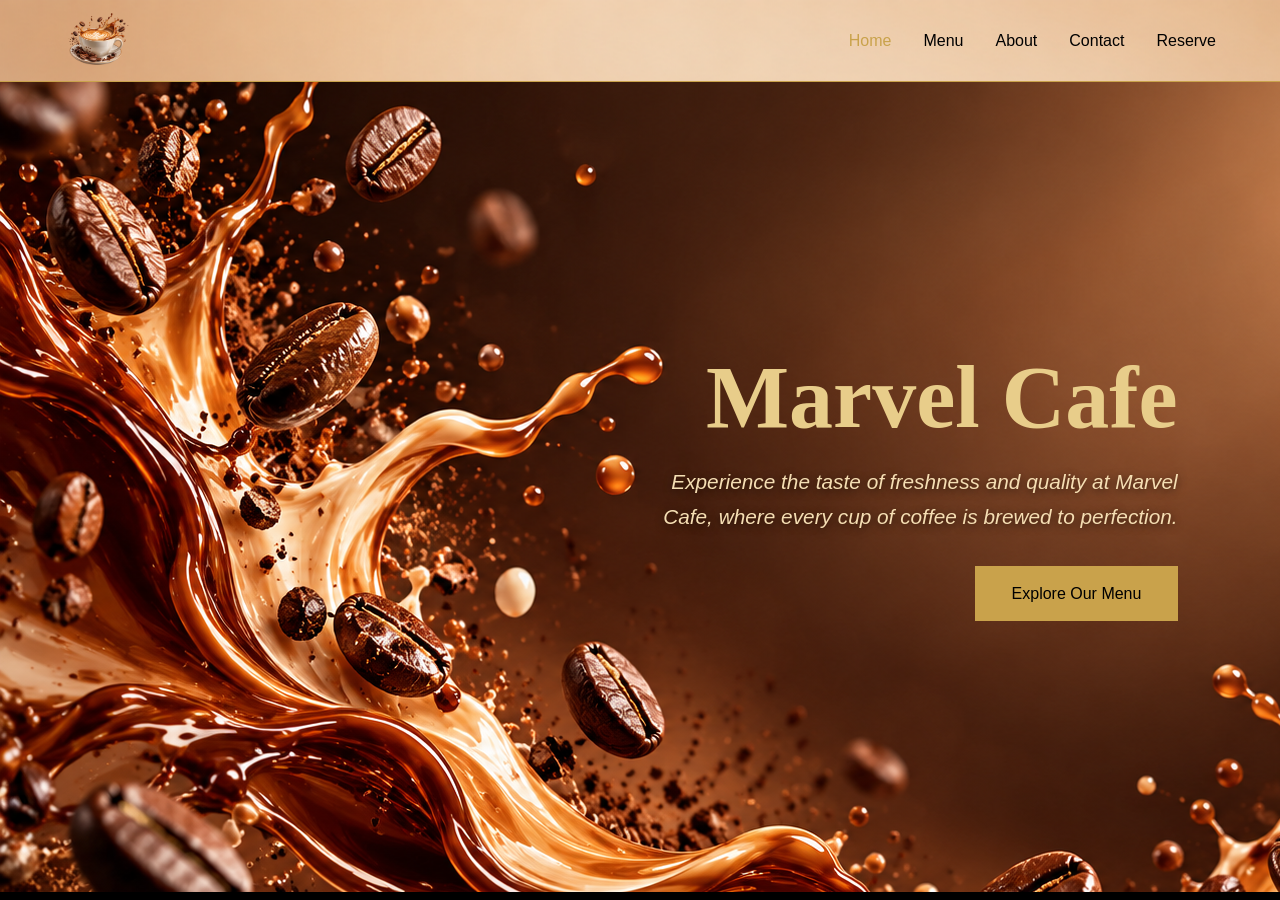
<file: index.html>
<!DOCTYPE html>
<html lang="en">
<head>
    <meta charset="UTF-8">
    <meta name="viewport" content="width=device-width, initial-scale=1.0">
    <title>Marvel Cafe</title>
    <link rel="stylesheet" href="style.css">
</head>
<body>
    <header class ="nav"  style="background-image: url('hedder.png');">
        <a href="index.html"><img src="cofee logo.png" alt="cafe Logo" class="logo" style="height: 55px; display: block;"></a>
        
        <nav ><ul>
            <a href="index.html"><li>Home</li></a>
            <a href="menu.html"><li>Menu</li></a>   
            <a href="about.html"><li>About</li></a>
            <a href="contact.html"><li>Contact</li></a> 
            <a href="reserve.html"><li>Reserve</li></a>
        </ul></nav>
    </header>

        <section class="hero" id="home" style="background-image: url('Background.png'); "  >
            <h1>Marvel Cafe</h1>
            <p class="para">Experience the taste of freshness and quality at Marvel Cafe, where every cup of coffee is brewed to perfection.</p>
            <a href="Menu.html" class="btn">Explore Our Menu</a>
        </section>

        <script src="script.js"></script>
    
</body>
</file>
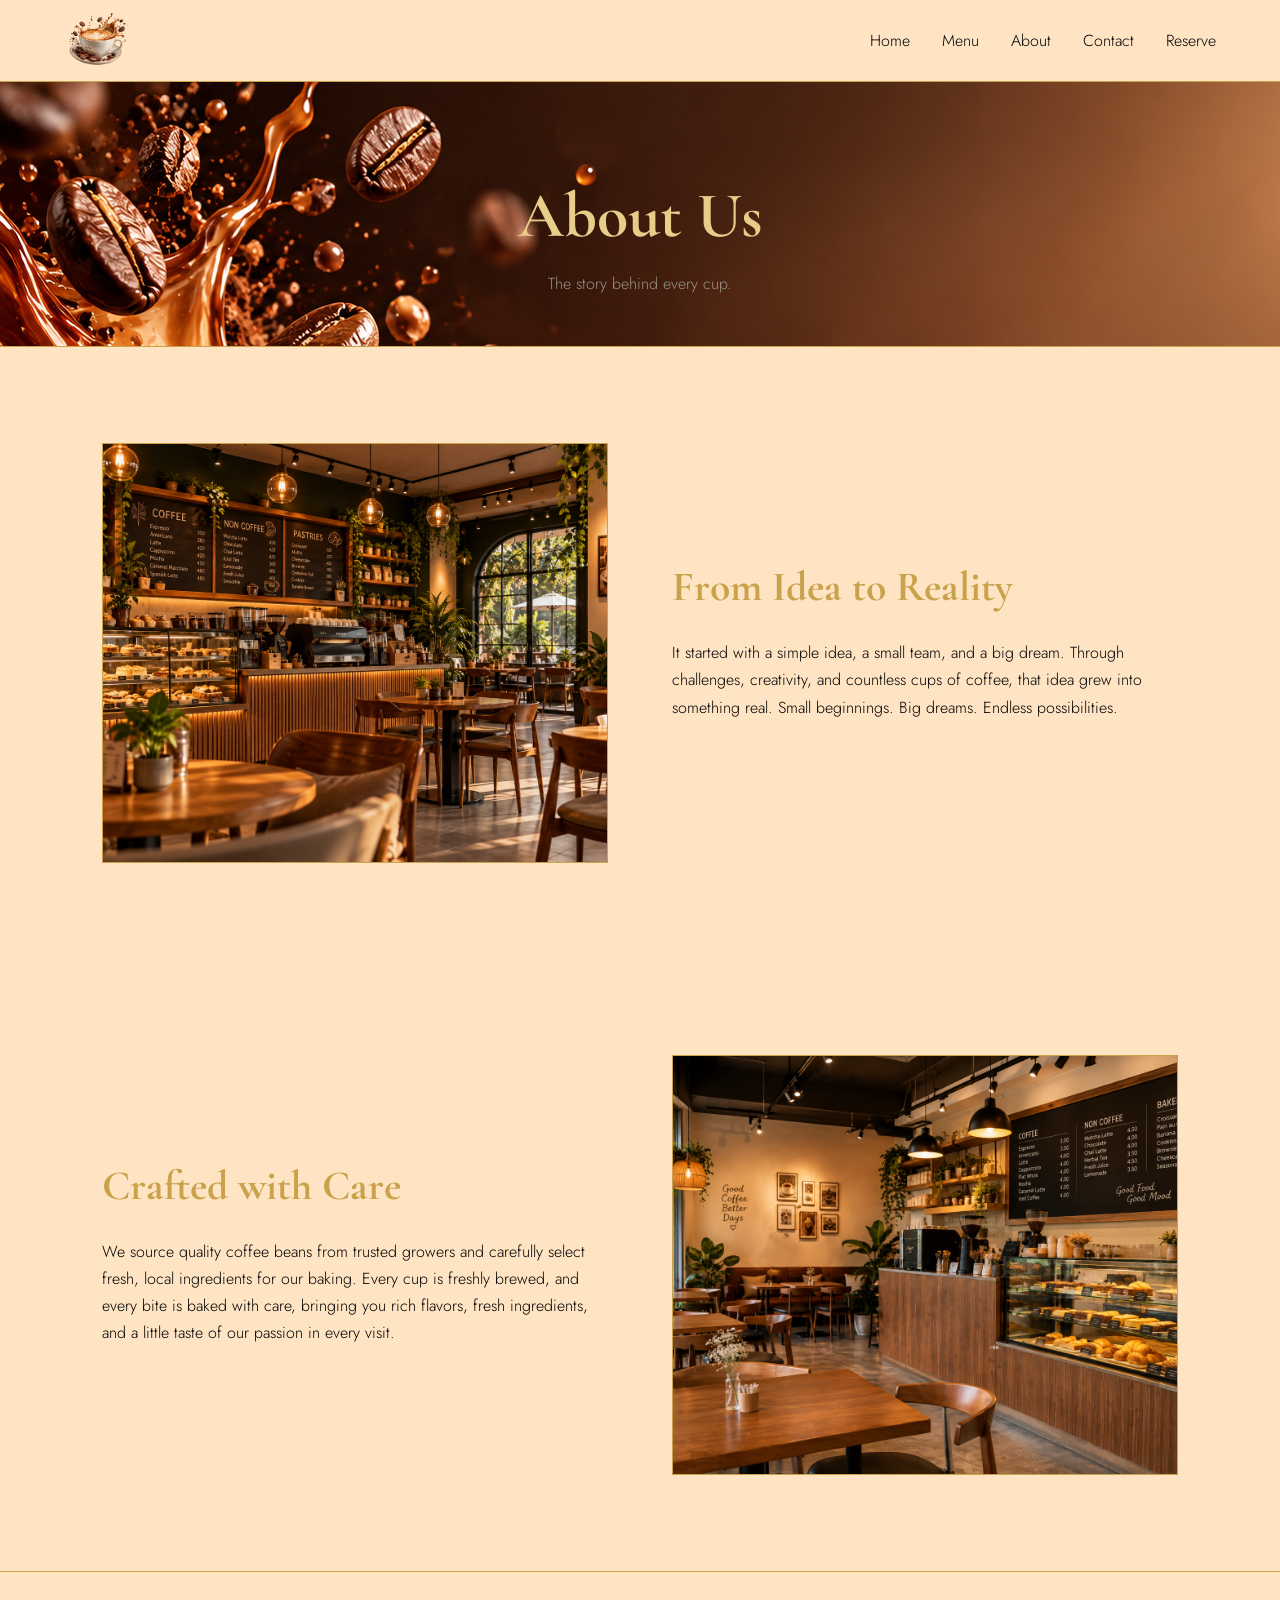
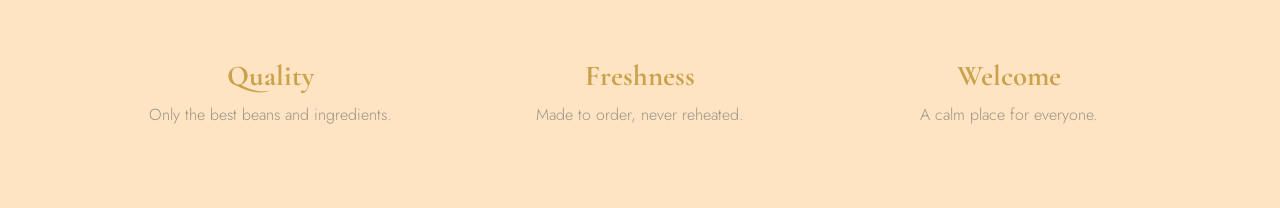
<file: about.html>
<!DOCTYPE html>
<html lang="en">
<head>
  <meta charset="UTF-8">
  <meta name="viewport" content="width=device-width, initial-scale=1.0">
  <title>About Us</title>
  <link href="https://fonts.googleapis.com/css2?family=Cormorant+Garamond:wght@500;700&family=Jost:wght@300;400;500&display=swap" rel="stylesheet">
  <link rel="stylesheet" href="style.css">
</head>
<body>

  <header class="nav">
    <a href="index.html"><img src="cofee logo.png" alt="Cafe logo" ></a>
    <nav>
      <ul>
        <li><a href="index.html">Home</a></li>
        <li><a href="menu.html">Menu</a></li>
        <li><a href="about.html">About</a></li>
        <li><a href="contact.html">Contact</a></li>
        <li><a href="reserve.html">Reserve</a></li>
      </ul>
    </nav>
  </header>

  <section class="page-title" style="background-image: url('Background.png');">
    <h1>About Us</h1>
    <p>The story behind every cup.</p>
  </section>

  <!-- Picture on the left, text on the right -->
  <section class="feature" style="background-color: bisque; font-color: black;">
    <img src="cafe 1.png" alt="Our cafe">
    <div class="feature-text">
      <h2>From Idea to Reality</h2>
      <p style="color: black;">It started with a simple idea, a small team, and a big dream. Through challenges, creativity, and countless cups of coffee, that idea grew into something real. Small beginnings. Big dreams. Endless possibilities.</p>
    </div>
  </section>

  <!-- Picture on the right, text on the left -->
  <section class="feature reverse" style="background-color: bisque; ">
    <img src="cafe2.png" alt="Our coffee">
    <div class="feature-text">
      <h2>Crafted with Care</h2>
      <p style="color: black;">We source quality coffee beans from trusted growers and carefully select fresh, local ingredients for our baking. Every cup is freshly brewed, and every bite is baked with care, bringing you rich flavors, fresh ingredients, and a little taste of our passion in every visit.</p>
    </div>
  </section>

  <!-- Three short values -->
  <section class="values" style="background-color: bisque; font-color: black;">
    <div class="value">
      <h3>Quality</h3>
      <p>Only the best beans and ingredients.</p>
    </div>
    <div class="value">
      <h3>Freshness</h3>
      <p>Made to order, never reheated.</p>
    </div>
    <div class="value">
      <h3>Welcome</h3>
      <p>A calm place for everyone.</p>
    </div>
  </secti
</file>
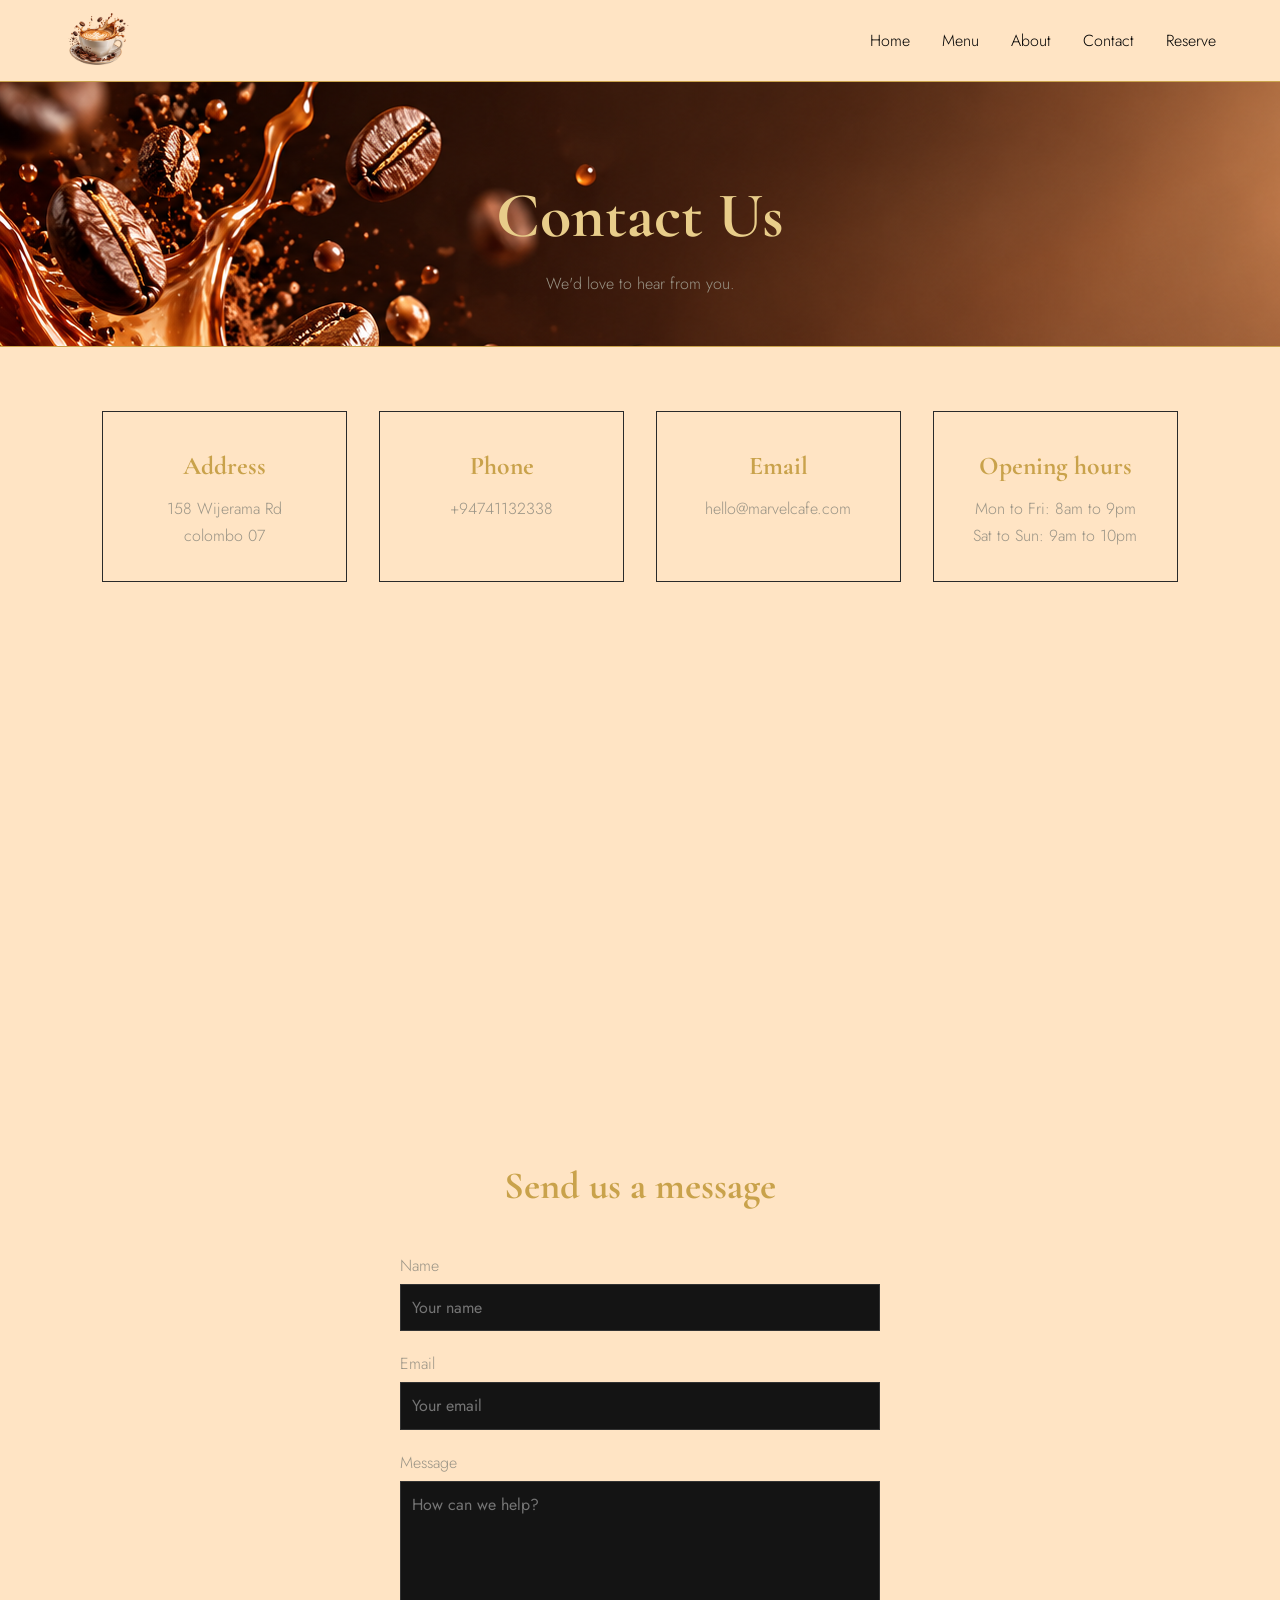
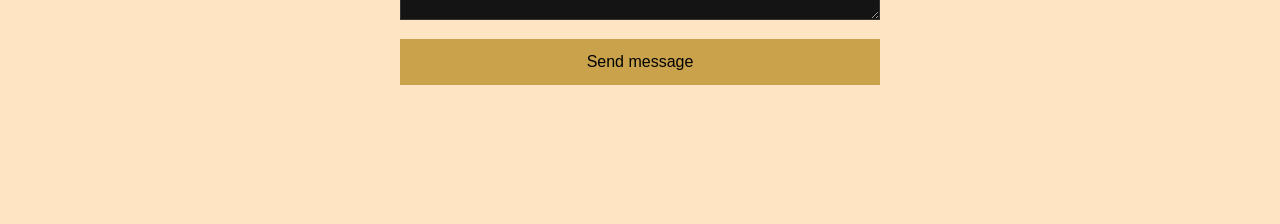
<file: contact.html>
<!DOCTYPE html>
<html lang="en">
<head>
  <meta charset="UTF-8">
  <meta name="viewport" content="width=device-width, initial-scale=1.0">
  <title>About Us</title>
  <link href="https://fonts.googleapis.com/css2?family=Cormorant+Garamond:wght@500;700&family=Jost:wght@300;400;500&display=swap" rel="stylesheet">
  <link rel="stylesheet" href="style.css">
</head>
<body>

  <header class="nav">
    <a href="index.html"><img src="cofee logo.png" alt="Cafe logo" ></a>
    <nav>
      <ul>
        <li><a href="index.html">Home</a></li>
        <li><a href="menu.html">Menu</a></li>
        <li><a href="about.html">About</a></li>
        <li><a href="contact.html">Contact</a></li>
        <li><a href="reserve.html">Reserve</a></li>
      </ul>
    </nav>
  </header>

  <section class="page-title" style="background-image: url('Background.png');">
    <h1>Contact Us</h1>
    <p>We'd love to hear from you.</p>
  </section>

  <section class="contact-info" style="background-color: bisque; color: black;">
    <div class="info-box">
      <h3>Address</h3>
      <p>158 Wijerama Rd<br>colombo 07</p>
    </div>
    <div class="info-box">
      <h3>Phone</h3>
      <p>+94741132338</p>
    </div>
    <div class="info-box">
      <h3>Email</h3>
      <p>hello@marvelcafe.com</p>
    </div>
    <div class="info-box">
      <h3>Opening hours</h3>
      <p>Mon to Fri: 8am to 9pm<br>Sat to Sun: 9am to 10pm</p>
    </div>
  </section>

  <section class="map" style="background-color: bisque; color: black;">
    <!-- Paste your own Google Maps embed link in src (see below) -->
    <iframe src="https://www.google.com/maps/embed?pb=!1m18!1m12!1m3!1d3960.6102245389334!2d79.97430237477042!3d6.937100593062888!2m3!1f0!2f0!3f0!3m2!1i1024!2i768!4f13.1!3m3!1m2!1s0x3ae257fd591420cb%3A0xf28cd276dd49ae58!2sAlbert%20Hotel%20Kaduwela!5e0!3m2!1sen!2slk!4v1790839240908!5m2!1sen!2slk" width="600" height="450" style="border:0;" allowfullscreen="" loading="lazy" referrerpolicy="strict-origin-when-cross-origin"></iframe>
  </section>

  <section class="reserve-section" style="background-color: bisque; color: black;">
    <h2 class="section-heading">Send us a message</h2>
    <form id="contactForm" class="form" novalidate>
      <label>Name
        <input type="text" id="cName" placeholder="Your name">
      </label>
      <label>Email
        <input type="email" id="cEmail" placeholder="Your email">
      </label>
      <label>Message
        <textarea id="cMessage" rows="5" placeholder="How can we help?"></textarea>
      </label>
      <button type="submit" class="btn">Send message</button>
      <p id="contactMsg" role="status"></p>
    </form>
  </section>
</file>
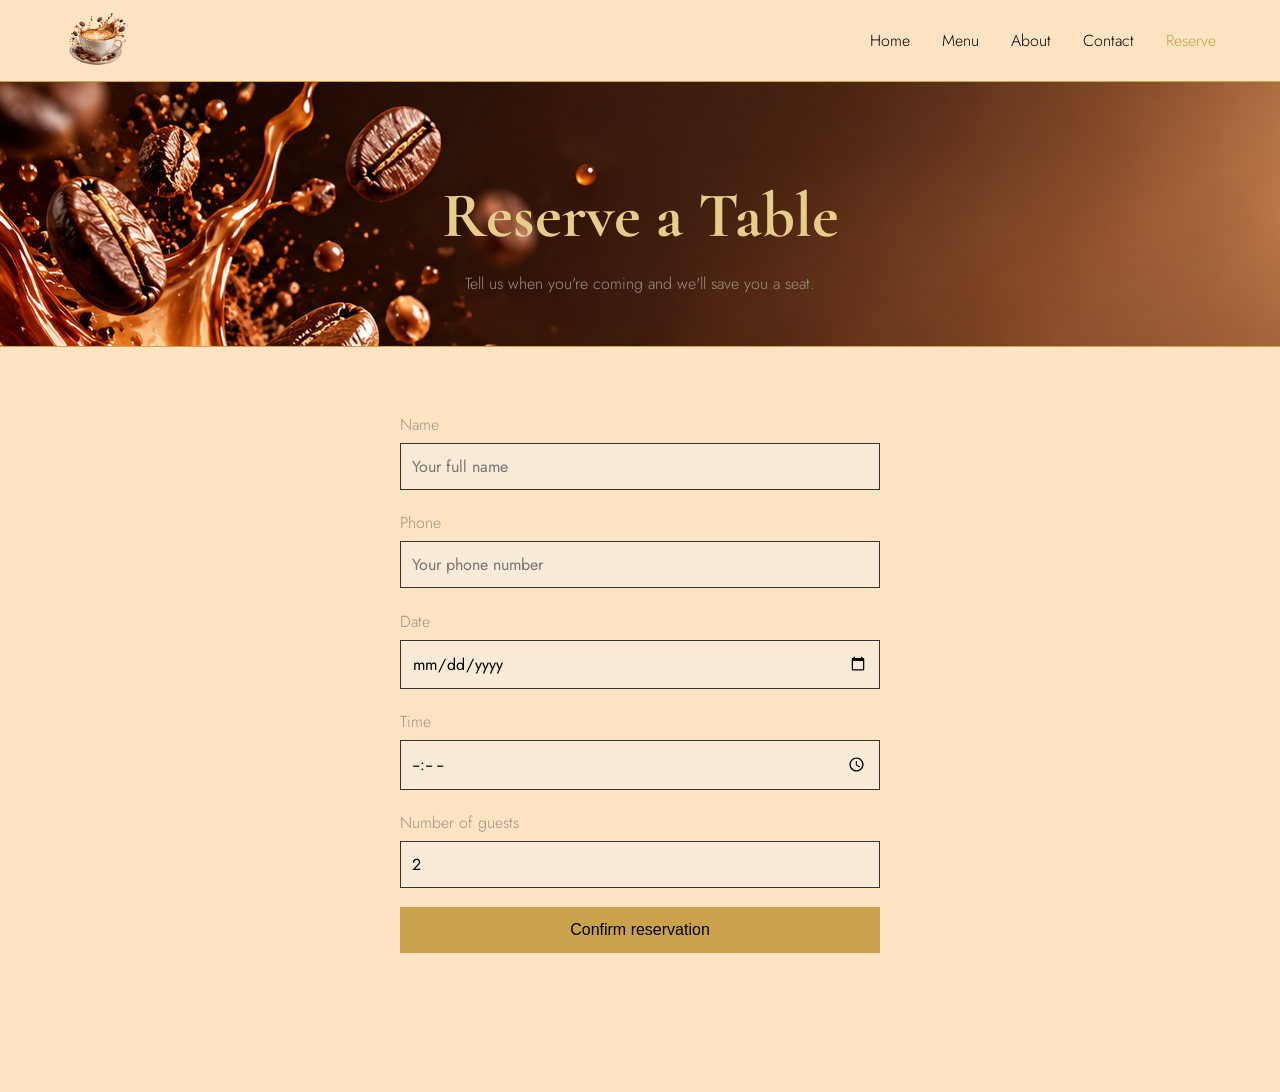
<file: reserve.html>
<!DOCTYPE html>
<html lang="en">
<head>
  <meta charset="UTF-8">
  <meta name="viewport" content="width=device-width, initial-scale=1.0">
  <title>Reserve a Table</title>
  <link href="https://fonts.googleapis.com/css2?family=Cormorant+Garamond:wght@500;700&family=Jost:wght@300;400;500&display=swap" rel="stylesheet">
  <link rel="stylesheet" href="style.css">
</head>
<body>

     <header class="nav" style="background-color: bisque;">
    <a href="index.html"><img src="cofee logo.png" alt="Cafe logo"></a>
    <nav>
      <ul>
        <li><a href="index.html">Home</a></li>
        <li><a href="menu.html">Menu</a></li>
        <li><a href="about.html">About</a></li>
        <li><a href="contact.html">Contact</a></li>
        <li><a href="reserve.html">Reserve</a></li>
      </ul>
    </nav>
  </header>

  <!-- keep your same <header class="nav"> ... </header> here -->

  <section class="page-title" style="background-image: url('Background.png');">
    <h1>Reserve a Table</h1>
    <p>Tell us when you're coming and we'll save you a seat.</p>
  </section>

  <section class="reserve-section" style="background-color: bisque; text-color: black;"  >
    <form id="reserveForm" class="form" novalidate>
      <label >Name
        <input type="text" id="name" placeholder="Your full name" style="background-color: antiquewhite;">
      </label>

      <label>Phone
        <input type="tel" id="phone" placeholder="Your phone number" style="background-color: antiquewhite;">
      </label>

      <label>Date
        <input type="date" id="date" style="background-color: antiquewhite;">
      </label>

      <label>Time
        <input type="time" id="time" style="background-color: antiquewhite;">
      </label>

      <label>Number of guests
        <input type="number" id="guests" min="1" max="12" value="2" style="background-color: antiquewhite;">
      </label>

      <button type="submit" class="btn">Confirm reservation</button>
      <p id="formMsg" role="status"></p>
    </form>
  </section>

  <script src="script.js"></script>
</body>
</html>
</file>
<file: style.css>
/* ---------- Colours: change these to restyle everything ---------- */
:root {
  --black: #000000;
  --charcoal: #141414;
  --gold: #c9a24b;
  --gold-light: #e8cd8a;
  --text: black;
  --muted: #9a9486;
}

/* ---------- Reset and base ---------- */
* { box-sizing: border-box; margin: 0; padding: 0; }
html { scroll-behavior: smooth; }

body {
  background: var(--black);
  color: var(--text);
  font-family: "Jost", sans-serif;
  font-weight: 300;
  line-height: 1.7;
}

h1, h2, h3 { font-family: "Cormorant Garamond", serif; font-weight: 700; }

/* ---------- Navigation bar ---------- */
.nav {
  position: sticky;
  top: 0;
  z-index: 10;
  display: flex;
  justify-content: space-between;
  align-items: center;
  padding: 0.8rem 5%;
  background: var(--black);
  background-color: bisque;
  font-color: black;
  border-bottom: 1px solid var(--gold);
  transition: background 0.3s;
}
.nav.scrolled { background: rgba(0, 0, 0, 0.95); }

.nav img { height: 55px; display: block; }   /* logo size */

nav ul { display: flex; list-style: none; gap: 2rem; }
nav a { color: var(--text); text-decoration: none; transition: color 0.2s; }
nav a:hover { color: var(--gold-light); }
nav a.active { color: var(--gold); }

/* ---------- Hero section ---------- */
.hero {
  min-height: 90vh;
  display: flex;
  flex-direction: column;
  justify-content: center;
  align-items: flex-end;      /* pushes everything to the right side */
  text-align: right;          /* right-aligns the text itself */
  padding: 0 8%;
  background: radial-gradient(circle at 75% 40%, #2a2110 0%, var(--black) 60%);
  /* If you use a photo, keep your own background line instead, for example:
  background: linear-gradient(rgba(0,0,0,0.35), rgba(0,0,0,0.35)), url("images/hero.jpg") center/cover; */
}

.hero h1 {
  font-size: clamp(2.8rem, 8vw, 5.5rem);
  line-height: 1.05;
  color: var(--gold-light);
  margin-bottom: 1.2rem;
  max-width: 700px;
}

.hero p {
  max-width: 560px;
  color: wheat;
  font-size: clamp(1.1rem, 2vw, 1.3rem);
  font-style: italic;
  margin-bottom: 2rem;
  text-shadow: 0 2px 8px rgba(0, 0, 0, 0.6);
}

.para {
  color: white;
  font-size: 1.15rem;
  margin-bottom: 2rem;
}

/* ---------- Button ---------- */
.btn {
  display: inline-block;
  background: var(--gold);
  color: var(--black);
  border: 1px solid var(--gold);
  padding: 0.8rem 2.2rem;
  font-weight: 500;
  text-decoration: none;
  transition: background 0.2s, color 0.2s;
}
.btn:hover { background: transparent; color: var(--gold); }

/* ---------- Picture + text section ---------- */
.feature {
  display: grid;
  grid-template-columns: 1fr 1fr;   /* picture left, text right */
  align-items: center;
  gap: 4rem;
  padding: 6rem 8%;
  background: var(--charcoal);
}

.feature img {
  width: 100%;
  height: 420px;
  object-fit: cover;               /* crops the photo neatly instead of stretching it */
  border: 1px solid var(--gold);
}

.feature h2 {
  font-size: 2.6rem;
  color: var(--gold);
  margin-bottom: 1rem;
}

.feature p {
  color: white;
  margin-bottom: 2rem;
}

/* ---------- Page title (used on Menu, About, etc.) ---------- */
.page-title {
  text-align: center;
  padding: 5rem 8% 3rem;
  background: var(--charcoal);
  border-bottom: 1px solid var(--gold);
}
.page-title h1 { font-size: clamp(2.5rem, 6vw, 4rem); color: var(--gold-light); }
.page-title p { color: var(--muted); }

/* ---------- Menu ---------- */
.menu-section { padding: 4rem 8% 6rem; }

.filters {
  display: flex;
  justify-content: center;
  flex-wrap: wrap;
  gap: 0.8rem;
  margin-bottom: 3rem;
}

.filters button {
  background: transparent;
  color: var(--text);
  border: 1px solid var(--muted);
  padding: 0.5rem 1.4rem;
  font: 400 1rem "Jost", sans-serif;
  cursor: pointer;
  transition: border-color 0.2s, color 0.2s;
}
.filters button:hover,
.filters button.active { border-color: var(--gold); color: var(--gold); }

.menu-grid {
  display: grid;
  grid-template-columns: repeat(auto-fit, minmax(300px, 1fr));
  gap: 2rem 4rem;
  max-width: 1000px;
  margin: 0 auto;
}

.dish { border-bottom: 1px solid #2a2a2a; padding-bottom: 1rem; }
.dish-top { display: flex; justify-content: space-between; gap: 1rem; }
.dish h3 { font-size: 1.5rem; color: var(--text); }
.price { color: var(--gold); font-weight: 500; }
.dish p { color: var(--muted); }

/* ---------- Reservation form ---------- */
.reserve-section { padding: 4rem 8% 6rem; }

.form {
  max-width: 480px;
  margin: 0 auto;
  display: grid;
  gap: 1.2rem;
}

.form label { display: grid; gap: 0.3rem; color: var(--muted); }

.form input {
  background: var(--charcoal);
  color: var(--text);
  border: 1px solid #333;
  padding: 0.7rem;
  font: 400 1rem "Jost", sans-serif;
}
.form input:focus { outline: 2px solid var(--gold); border-color: var(--gold); }

.form .btn { cursor: pointer; font-size: 1rem; }

#formMsg { min-height: 1.5rem; }
#formMsg.error { color: #e5736b; }
#formMsg.ok { color: var(--gold-light); }

/* ---------- About page ---------- */
.feature.reverse img { order: 2; }        /* swaps the picture to the right */
.feature.reverse { background: var(--black); }

.values {
  display: grid;
  grid-template-columns: repeat(auto-fit, minmax(220px, 1fr));
  gap: 2rem;
  padding: 5rem 8%;
  text-align: center;
  background: var(--charcoal);
  border-top: 1px solid var(--gold);
}
.value h3 { font-size: 1.8rem; color: var(--gold); }
.value p { color: var(--muted); }

/* ---------- Mobile phones (keep this block at the very bottom) ---------- */
@media (max-width: 700px) {
  .nav { flex-direction: column; gap: 0.6rem; }
  nav ul { gap: 1rem; font-size: 0.95rem; }

  .hero { padding: 0 6%; align-items: flex-start; text-align: left; }

  .feature { grid-template-columns: 1fr; gap: 2rem; padding: 4rem 6%; }
  .feature img { height: 260px; }
  .feature.reverse img { order: 0; }
}

/* ---------- Contact page ---------- */
.contact-info {
  display: grid;
  grid-template-columns: repeat(auto-fit, minmax(220px, 1fr));
  gap: 2rem;
  padding: 4rem 8%;
  text-align: center;
}
.info-box { border: 1px solid #2a2a2a; padding: 2rem 1rem; }
.info-box h3 { font-size: 1.6rem; color: var(--gold); margin-bottom: 0.5rem; }
.info-box p { color: var(--muted); }

.map { padding: 0 8% 4rem; }
.map iframe {
  width: 100%;
  height: 380px;
  border: 1px solid var(--gold);
  display: block;
}

.section-heading { text-align: center; color: var(--gold); font-size: 2.4rem; margin-bottom: 2rem; }

/* textarea and messages (shares the .form styles above) */
.form textarea {
  background: var(--charcoal);
  color: var(--text);
  border: 1px solid #333;
  padding: 0.7rem;
  font: 400 1rem "Jost", sans-serif;
  resize: vertical;
}
.form textarea:focus { outline: 2px solid var(--gold); border-color: var(--gold); }

#contactMsg { min-height: 1.5rem; }
#contactMsg.error { color: #e5736b; }
#contactMsg.ok { color: var(--gold-light); }
</file>
